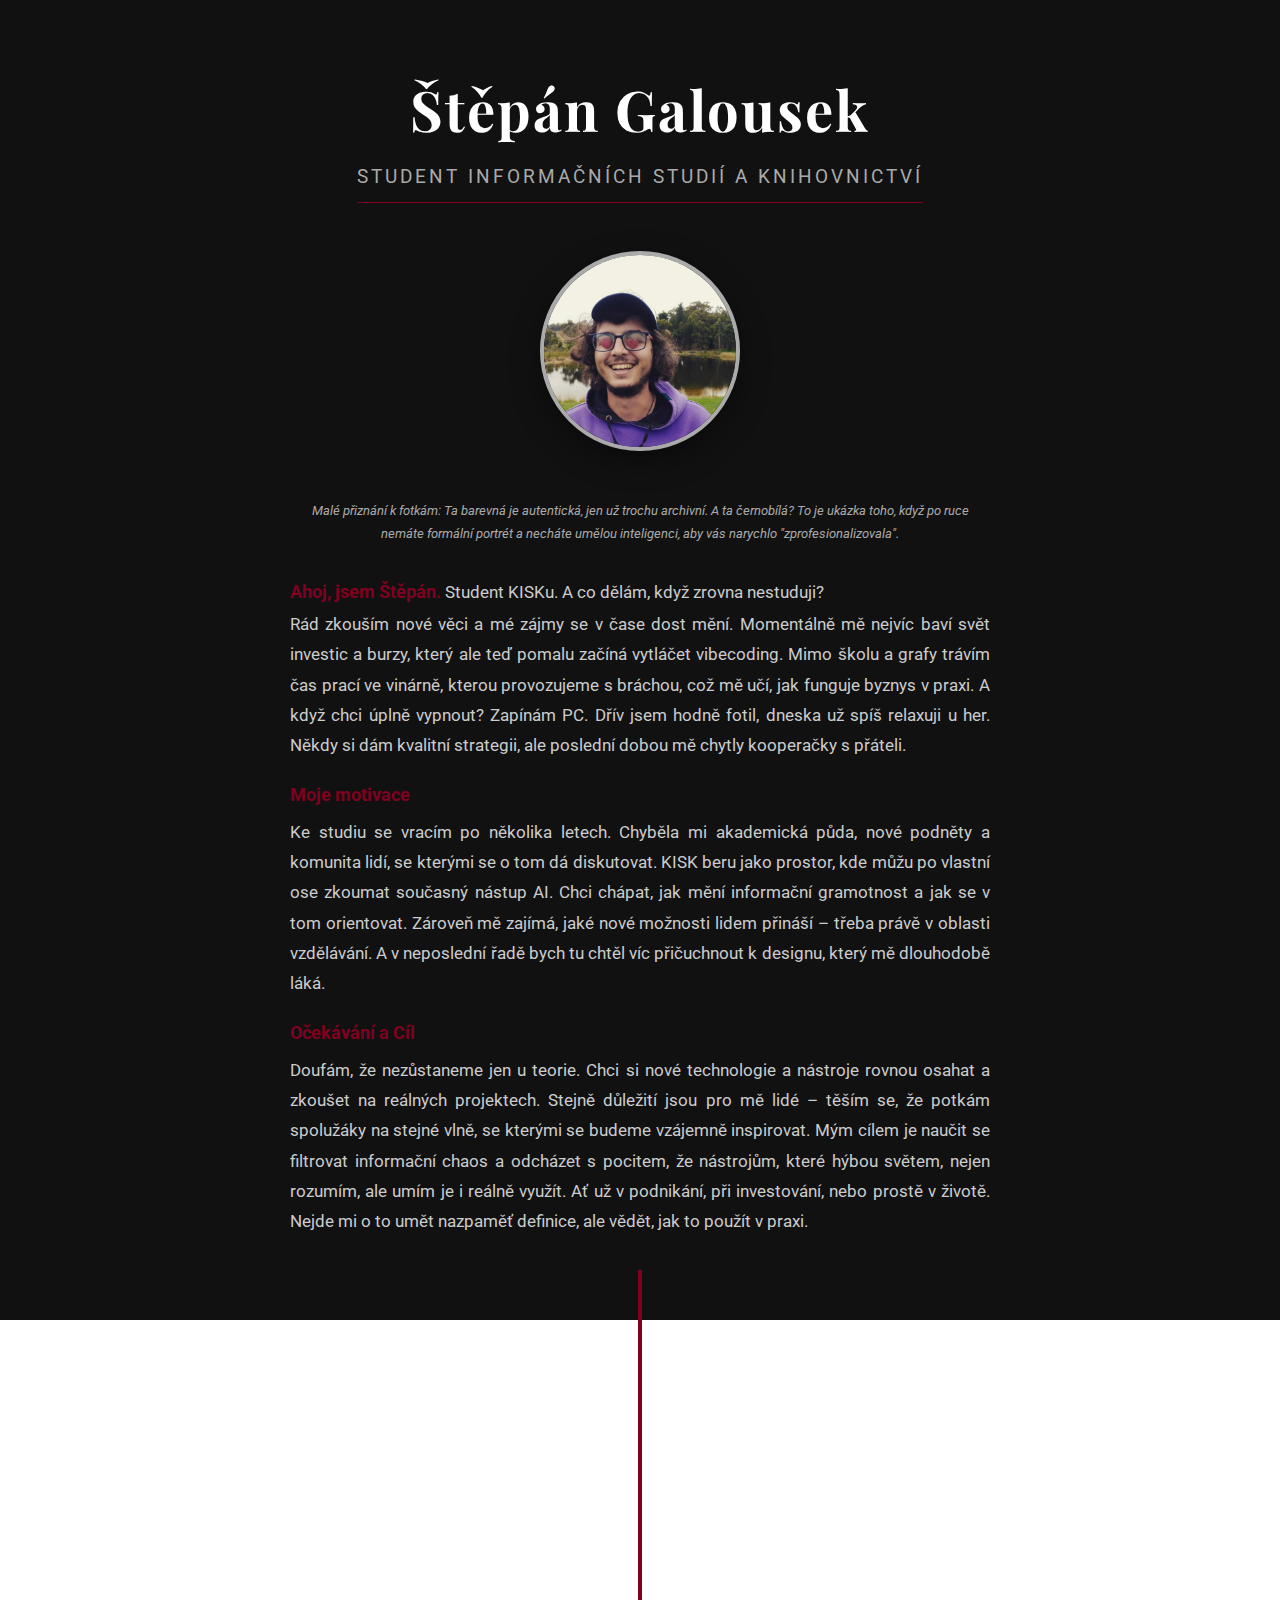
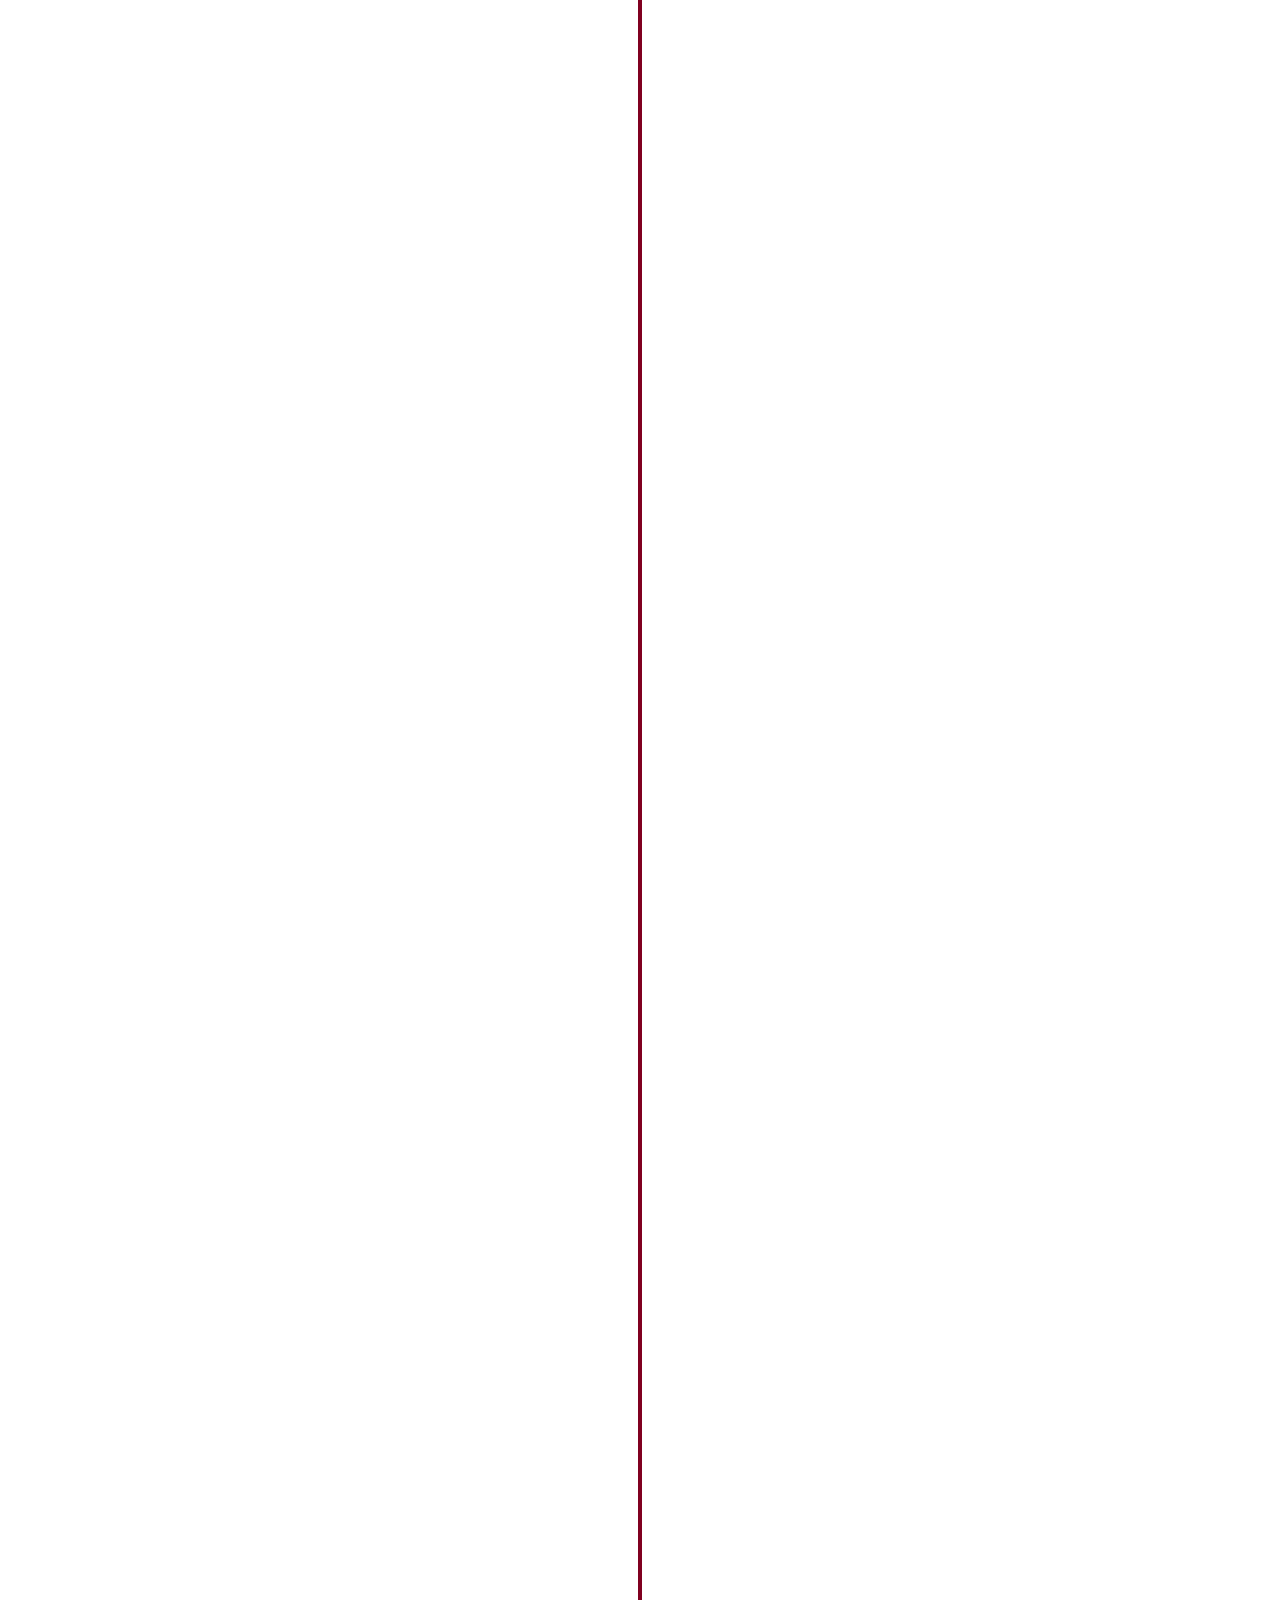
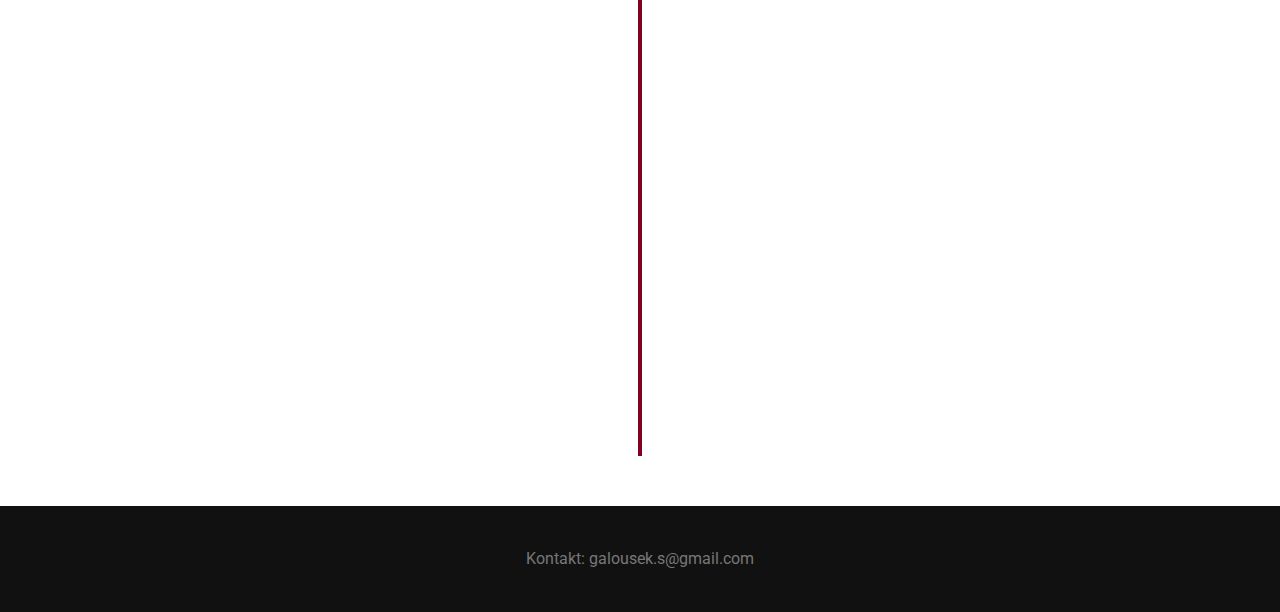
<file: index.html>
<!DOCTYPE html>
<html lang="cs">
<head>
    <meta charset="UTF-8">
    <meta name="viewport" content="width=device-width, initial-scale=1.0">
    <title>Portfolio | Štěpán Galousek</title>
    
    <link rel="preconnect" href="https://fonts.googleapis.com">
    <link rel="preconnect" href="https://fonts.gstatic.com" crossorigin>
    <link href="https://fonts.googleapis.com/css2?family=Playfair+Display:wght@400;700&family=Roboto:wght@300;400;700&display=swap" rel="stylesheet">

    <link rel="stylesheet" href="style.css?v=1.5">
</head>
<body>

    <header>
        <h1>Štěpán Galousek</h1>
        <p class="subtitle">Student Informačních studií a knihovnictví</p>
        
        <div class="profile-pic-container">
            <div class="profile-pic-flipper">
                <img src="images/portret.jpg" alt="Portrét Štěpána Galouska (neformální)" class="profile-pic profile-pic-front">
                <img src="images/portret_formal.jpg" alt="Portrét Štěpána Galouska (formální)" class="profile-pic profile-pic-back">
            </div>
        </div>
        
        <div class="bio-container">
             <p class="photo-caption"><em>Malé přiznání k fotkám: Ta barevná je autentická, jen už trochu archivní. A ta černobílá? To je ukázka toho, když po ruce nemáte formální portrét a necháte umělou inteligenci, aby vás narychlo "zprofesionalizovala".</em></p>

            <div class="bio-section">
                <p><strong style="color: var(--accent-color); font-size: 1.1rem; display: inline;">Ahoj, jsem Štěpán.</strong> Student KISKu. A co dělám, když zrovna nestuduji?</p>
                <p>Rád zkouším nové věci a mé zájmy se v čase dost mění. Momentálně mě nejvíc baví svět investic a burzy, který ale teď pomalu začíná vytláčet vibecoding. Mimo školu a grafy trávím čas prací ve vinárně, kterou provozujeme s bráchou, což mě učí, jak funguje byznys v praxi. A když chci úplně vypnout? Zapínám PC. Dřív jsem hodně fotil, dneska už spíš relaxuji u her. Někdy si dám kvalitní strategii, ale poslední dobou mě chytly kooperačky s přáteli.</p>
            </div>

            <div class="bio-section">
                <strong>Moje motivace</strong>
                <p>Ke studiu se vracím po několika letech. Chyběla mi akademická půda, nové podněty a komunita lidí, se kterými se o tom dá diskutovat. KISK beru jako prostor, kde můžu po vlastní ose zkoumat současný nástup AI. Chci chápat, jak mění informační gramotnost a jak se v tom orientovat. Zároveň mě zajímá, jaké nové možnosti lidem přináší – třeba právě v oblasti vzdělávání. A v neposlední řadě bych tu chtěl víc přičuchnout k designu, který mě dlouhodobě láká.</p>
            </div>

            <div class="bio-section">
                <strong>Očekávání a Cíl</strong>
                <p>Doufám, že nezůstaneme jen u teorie. Chci si nové technologie a nástroje rovnou osahat a zkoušet na reálných projektech. Stejně důležití jsou pro mě lidé – těším se, že potkám spolužáky na stejné vlně, se kterými se budeme vzájemně inspirovat. Mým cílem je naučit se filtrovat informační chaos a odcházet s pocitem, že nástrojům, které hýbou světem, nejen rozumím, ale umím je i reálně využít. Ať už v podnikání, při investování, nebo prostě v životě. Nejde mi o to umět nazpaměť definice, ale vědět, jak to použít v praxi.</p>
            </div>
        </div>
        
        <div class="line-start"></div>
    </header>

    <main class="timeline-container">

        <div class="semester-label">1. SEMESTR</div>

        <div class="card-wrapper left">
            <div class="content" onclick="openModal(this.parentElement)">
                <h3>Informační vědy</h3>
                <p>Teoretický základ oboru, práce s daty a definice informace...</p>
                <div class="read-more">Číst recenzi &rarr;</div>
                
                <div class="full-text">
                    <p>Hned od začátku byly hodiny zaměřené spíše na hledání souvislostí, což mi sedlo. Díky nadšení doc. Michala Černého nešlo o mechanické "biflování", ale o snahu pochopit informační vědu jako celek – od filosofie informace přes informační gramotnost až po etiku. Super zpestřením byl Mentimeter, který do výuky vnesl dynamiku. Velkou částí předmětu byl skupinový projekt na téma bibliometrie a scientometrie, kde jsme tvořili studijní materiály pro ostatní a následně je prezentovali spolužákům.</p>
                    <p>Nejvíc mi utkvěla týmová práce. Ve skupině nám to klapalo a práci jsme si rozdělili bez problémů. Co bylo nové a složité, bylo hodnocení ostatních skupin. Nikdy jsem to předtím nedělal a upřímně jsem chvíli hledal způsob, jak to napsat. Chtěl jsem být objektivní, ale zároveň nikoho neshodit. Byla to ale zajímavá zkušenost postavit se na tu "druhou stranu" a zkusit někomu dát smysluplnou zpětnou vazbu.</p>
                    <p>Celý ten koncept, kdy se třída rozdělí a "studenti učí studenty", byl zajímavý experiment. Bylo vidět, že se to takhle možná zkoušelo poprvé – nebylo to úplně dokonalé a občas bych uvítal přesnější zadání, ale ve výsledku to hodnotím kladně. Tvořit něco v týmu prostě funguje jinak, než když člověk dělá úkol sám doma. Musíte se sladit a kooperovat, což je pro praxi možná důležitější než samotné téma projektu.</p>
                    <p>Z předmětu si odnáším nejen "měkké dovednosti" jako týmovou spolupráci a dávání zpětné vazby, ale i pěkný průřez problematikou informačních věd – pomohlo mi to se v oboru líp zorientovat. Pokud bych si měl odnést jedno jméno, které doc. Černý často zmiňoval, je to Luciano Floridi – příští knížka ke čtení je jasná.</p>
                </div>
            </div>
        </div>

        <div class="card-wrapper right">
            <div class="content" onclick="openModal(this.parentElement)">
                <h3>Literatura, knihovní procesy a trh</h3>
                <p>Cesta knihy od vydavatele až na regál v knihovně...</p>
                <div class="read-more">Číst recenzi &rarr;</div>

                <div class="full-text">
                    <p>Před kurzem jsem o literatuře a knižním trhu moc nevěděl. Předmět byl rozdělen do tří bloků s různými vyučujícími: literárněvědný s profesorem Kylouškem, knihovnický s dr. Mazáčovou a ediční s Mgr. Štičkovou. Ocenil jsem, že se střídali přednášející a každý přinesl svou expertízu. Zajímavé byly informace o knižním trhu – kolik knih u nás ročně vychází, kolik je novinek a překladů, srovnání s jinými zeměmi.</p>
                    <p>Líbilo se mi, že kurz byl pojatý praktičtěji, než jsem čekal, možná je to těmi výstupními pracemi, které na mě ještě čekají – reflektivní práce o hodnocení knihovny a skupinový ediční projekt. Na tu týmovou spolupráci se docela těším, i když celkově to bude výzva. Projekty jsou orientovány hodně prakticky, což je fajn. Určitě to bude zkušenost, která se mi bude hodit.</p>
                    <p>S odstupem kurz hodnotím jako užitečný koncepčně – dal mi základní orientaci v oblasti, která je potřebná. Uvidím, jak oba projekty dopadnou, jak budou náročné na vypracování a co si z nich nakonec odnesu, zejména ze skupinového projektu, kde se mám soustředit na marketingovou část.</p>
                </div>
            </div>
        </div>

        <div class="card-wrapper left">
            <div class="content">
                <h3>DISRI</h3>
                <p>Pohled na design z jiné perspektivy, behaviorální design a role designu ve společnosti...</p>
                <a href="projekty/DISRI_Paradox nápravy.pdf" target="_blank" class="project-link">► Zobrazit anotované portfolio (PDF)</a>
                <div class="read-more" onclick="openModal(this.parentElement.parentElement)">Číst recenzi &rarr;</div>

                <div class="full-text">
                    <p>Před kurzem jsem si myslel, že design je primárně o web designu a estetice. Zpětně vidím, jak zjednodušený ten pohled byl. Během semestru jsem zjistil, že jádro designu leží jinde. Velkým přínosem byla atmosféra v hodinách a hostující lektoři – zejména Vojtěch Velíšek a jeho přednáška o AI v designu.</p>
                    <p>Největší změna je posun v myšlení. Za hlavní přínos považuji schopnost dívat se na problémy v širším kontextu. Zaujal mě hlavně behaviorální design – zjištění, že můžeme lidi "navést" správným směrem tak, aby to pro ně bylo jednodušší a přirozenější. Co se týče portfolia, těší mě, jak se mi podařilo zachytit ironii tématu. S odstupem ale vidím rezervy – kdybych měl možnost pracovat na projektu znovu, věnoval bych mu víc času a zaměřil se na téma odtržení jedince od rodiny.</p>
                    <p>Díky tomuhle kurzu jsem zjistil, že design je pro mě atraktivní oblast, o které bych se chtěl dozvědět víc. Otevřelo mi to oči v tom, jak důležité je přemýšlet nad věcmi z více úhlů. Do budoucna zvažuji zapsání více předmětů orientovaných na design.</p>
                    <p>Jako téma pro anotované portfolio, které bylo součástí uzavření předmětu jsem si zvolil “Paradox nápravy: Design svobody v kleci”. Zde jsem zkoumal roli designu ve vězení – prostředí postavené na omezování. Zajímalo mě napětí mezi fyzickou kontrolou a digitálním únikem. Hlavní otázka zněla provokativně: funguje design jako nástroj nápravy, nebo jen "digitální sedativum"?</p>
                </div>
            </div>
        </div>

        <div class="card-wrapper right">
            <div class="content" onclick="openModal(this.parentElement)">
                <h3>Elements of AI</h3>
                <p>Úvod do principů umělé inteligence, strojového učení a neuronových sítí...</p>
                <div class="read-more">Číst recenzi &rarr;</div>

                <div class="full-text">
                    <p>Předmět jsem si zapsal ze zvědavosti. AI mě zajímá z pohledu uživatele – baví mě zkoušet, co dokáže, ale neměl jsem představu, jak funguje "uvnitř". Chtěl jsem nahlédnout pod pokličku a pochopit principy za těmi nástroji. Velmi mi vyhovovala online forma výuky – získal jsem flexibilitu a mohl plnit úkoly podle vlastního rozvrhu.</p>
                    <p>Teď už vím, že AI je ve své podstatě efektivní model založený na statistice. Nejvíc mě bavily sekce o strojovém učení a neuronových sítích, díky kterým mi docvakly souvislosti. Oceňuju, že kurz dal reálné základy, ne jen povrchní povídání. Zjistil jsem, že mě tahle technická stránka věcí baví víc, než jsem čekal.</p>
                    <p>S odstupem musím vyzdvihnout skvělou grafiku a uživatelskou přívětivost kurzu. Materiály se procházely intuitivně a studium bylo plynulé. Považuji to za výborně zvládnutý úvod do složité problematiky.</p>
                    <p>Celková zkušenost mě motivovala natolik, že zvažuju absolvování navazujícího kurzu Building AI. Tajně doufám, že v dalším semestru ho zařadí jako volitelný předmět a budou za to kredity.</p>
                </div>
            </div>
        </div>

        <div class="card-wrapper left">
            <div class="content">
                <h3>Vzdělávací technologie</h3>
                <p>E-learning, LMS systémy a AI ve vzdělávání...</p>
                <a href="projekty/financni-gramotnost.html" target="_blank" class="project-link">► Zahrát si hru o finanční gramotnosti (Twine)</a>
                <div class="read-more" onclick="openModal(this.parentElement.parentElement)">Číst recenzi &rarr;</div>

                <div class="full-text">
                    <p>Původně jsem si předmět zapsal spíš "do počtu", ale nakonec toho nelituju. Velkou zásluhu má doc. Michal Černý a jeho poutavý styl přednášení. Kurz byl časově náročný a plný úkolů, ale díky praktickému zaměření mě to bavilo. Vyzkoušel jsem si řadu nových nástrojů, ke kterým bych se jinak nedostal.</p>
                    <p>Ze všech nástrojů mě nejvíc bavil Twine, ve kterém jsem tvořil hru o finanční gramotnosti. Hodně mi utkvěl taky Webflow – aplikace využívající AI k tvorbě webu. Zaujal mě i úkol pro KPI, kde jsem přemýšlel nad finanční udržitelností vzdělávacího projektu. Naopak nutným zlem byla práce s Moodlem, prostředí které snad bylo stvořeno aby s ním nikdo nechtěl pracovat.</p>
                    <p>S odstupem vidím velký kontrast oproti době, kdy jsem chodil na střední školu (nutno dodat, že je to doba, kdy jsem dostal svůj první dotykový telefon). Kdybychom se tehdy učili formou příběhů v Twine nebo měli Makerspace s 3D tiskem, výuka by vypadala úplně jinak. Návštěva Makerspace v knihovně FF mi ukázala, jak interaktivní může dnešní vzdělávání být.</p>
                    <p>Odnáším si přehled o nových technologií a jiný pohled na vzdělávání. V budoucnu plánuju víc využívat Twine a navštívit Makerspace na FF, abych si tam vyzkoušel realizovat vlastní projekty.</p>
                </div>
            </div>
        </div>

        <div class="card-wrapper right">
            <div class="content" onclick="openModal(this.parentElement)">
                <h3>Around the world with academic libraries</h3>
                <p>Pohled na fungování akademických knihoven v zahraničí...</p>
                <div class="read-more">Číst recenzi &rarr;</div>

                <div class="full-text">
                    <p>Předmět byl postavený na přednáškách knihovníků z akademického prostředí ze světa – z USA, Kanady, Portugalska a dalších států. Přednášky probíhaly v angličtině, což jsem ocenil, každá příležitost procvičit si angličtinu je fajn. Zaujala mě Heather Howard z Purdue University, která naťukla i situaci za Trumpa, která není pro knihovny úplně ideální. Zakončením předmětu byla esej na námi vybrané téma, které se probíralo na hodinách nebo které hostující přednášející zmiňovali. Já jsem si zvolil From Gatekeepers to Facilitators: Redefining the Academic Librarian in the Age of AI.</p>
                    <p>Esej byla náročná – chvíli mi trvalo najít to pravé téma, a i pak to byla výzva. Angličtina, struktura argumentace... nebylo to rozhodně easy. Téma jsem si vybral pro jeho aktuálnost a dostatek zdrojů k tématu. Celkově předmět nebyl špatný, ale nenašel jsem si k němu úplně cestu.</p>
                    <p>S odstupem si uvědomuji, že formát s mezinárodními hosty byl zajímavý koncept – dostat přímo perspektivy lidí z praxe z různých zemí. Pro někoho, kdo se chce věnovat akademickým knihovnám nebo mezinárodní spolupráci, to muselo být skvělé. U mě to ale nezapálilo nějakou výraznější jiskru, i když chápu hodnotu toho přístupu.</p>
                    <p>Odnáším si hlavně obecné povědomí o výzvách, kterým čelí knihovny v digitální době, a procvičenou akademickou angličtinu. Také to byla užitečná zkušenost – hlavně co se týče psaní delšího textu v angličtině a orientace v anglických zdrojích.</p>
                </div>
            </div>
        </div>

        <div class="card-wrapper left">
            <div class="content" onclick="openModal(this.parentElement)">
                <h3>Seminář k diplomové práci I: Východiska a metodologie</h3>
                <p>Přehled témat pro diplomovou práci a seznámení s metodologií...</p>
                <div class="read-more">Číst recenzi &rarr;</div>

                <div class="full-text">
                    <p>Předmět byl postavený jako série přednášek velké části učitelů na KISKu. Každý přiblížil svou oblast a možná témata pro diplomky. Bylo zajímavé vidět tu šíři – od uživatelské zkušenosti a designu služeb, přes informační gramotnost a AI, knihovnické procesy, vzdělávací technologie až po management. Každá přednáška otevřela jiný úhel pohledu a jiné možnosti.</p>
                    <p>Problém je, že i na konci semestru pořád nevím, jakým směrem se chci vydat. Chvíli jsem dokonce zvažoval, že předmět ani nebudu ukončovat. Přednášky mi ukázaly možnosti, ale zároveň mě trochu zahltily – možná tam bylo až moc variant. Zjistil jsem o sobě, že potřebuju víc času na rozhodnutí a asi i konkrétnější vodítka.</p>
                    <p>S odstupem si myslím, že pro někoho, kdo už má aspoň rámcovou představu, co chce dělat, je kurz super. Pro mě to bylo spíš zahlcující.</p>
                    <p>Aspoň vím, že mám ještě čas se rozmýšlet, i když ten tlak na rozhodnutí už cítím. Kdybych kurz dělal znovu, možná bych se víc aktivně ptal vyučujících a zkusil si některá témata víc prozkoumat sám.</p>
                </div>
            </div>
        </div>

        <div class="semester-label">2. SEMESTR</div>

        <div class="card-wrapper right">
            <div class="content" onclick="openModal(this.parentElement)">
                <h3>Učící se společnost</h3>
                <p>Klíčové texty a koncepty vzdělávání v moderní společnosti...</p>
                <div class="read-more">Číst recenzi &rarr;</div>
                <div class="full-text">
                </div>
            </div>
        </div>

        <div class="card-wrapper left">
            <div class="content" onclick="openModal(this.parentElement)">
                <h3>Základy marketingu</h3>
                <p>Principy marketingové komunikace a strategie...</p>
                <div class="read-more">Číst recenzi &rarr;</div>
                <div class="full-text">
                </div>
            </div>
        </div>

        <div class="card-wrapper right">
            <div class="content" onclick="openModal(this.parentElement)">
                <h3>Informační chování</h3>
                <p>Analýza způsobů, jak lidé vyhledávají a zpracovávají informace...</p>
                <div class="read-more">Číst recenzi &rarr;</div>
                <div class="full-text">
                </div>
            </div>
        </div>

    </main>

    <div id="myModal" class="modal-overlay" onclick="closeModalOutside(event)">
        <div class="modal-box">
            <span class="close-btn" onclick="closeModal()">&times;</span>
            <h2 id="modalTitle" class="modal-title"></h2>
            <div id="modalBody" class="modal-body"></div>
        </div>
    </div>

    <footer>
        <p>Kontakt: galousek.s@gmail.com</p>
    </footer>

    <script src="main.js"></script>

</body>
</html>
</file>
<file: style.css>
/* --- NASTAVENÍ BAREV A VZHLEDU --- */
:root {
    --bg-color: #ffffff;
    --text-color: #222222;
    --accent-color: #800020; /* Vínová */
    --header-bg: #111111;
    --header-text: #ffffff;
}

* { box-sizing: border-box; margin: 0; padding: 0; }

body {
    font-family: 'Roboto', sans-serif;
    background-color: var(--bg-color);
    color: var(--text-color);
    line-height: 1.6;
    overflow-x: hidden;
}

h1, h2, h3 { font-family: 'Playfair Display', serif; }
strong { font-weight: 700; color: white; }

/* --- 1. SEKCE: VIZITKA --- */
header {
    background-color: var(--header-bg);
    color: var(--header-text);
    min-height: 100vh;
    display: flex;
    flex-direction: column;
    justify-content: center;
    align-items: center;
    text-align: center;
    padding: 4rem 2rem;
    position: relative;
}

header h1 { font-size: 3.5rem; margin-bottom: 0.5rem; letter-spacing: 2px; }
header .subtitle { font-size: 1.2rem; text-transform: uppercase; letter-spacing: 3px; color: #aaaaaa; margin-bottom: 3rem; border-bottom: 1px solid var(--accent-color); padding-bottom: 10px; display: inline-block; }

/* --- Styly pro otáčecí fotku --- */
.profile-pic-container {
    width: 200px;
    height: 200px;
    perspective: 1000px;
    margin-bottom: 3rem;
}

.profile-pic-flipper {
    width: 100%;
    height: 100%;
    transition: transform 0.8s;
    transform-style: preserve-3d;
    position: relative;
}

.profile-pic {
    position: absolute;
    top: 0;
    left: 0;
    width: 100%;
    height: 100%;
    border-radius: 50%;
    border: 4px solid #aaaaaa;
    object-fit: cover;
    box-shadow: 0 10px 30px rgba(0,0,0,0.4);
    -webkit-backface-visibility: hidden; /* Safari */
    backface-visibility: hidden;
}

.profile-pic-front {
    object-position: 50% 20%;
}

.profile-pic-back {
    transform: rotateY(180deg);
    object-position: 50% 50%;
}

.profile-pic-container:hover .profile-pic-flipper,
.profile-pic-container.flipped .profile-pic-flipper {
    transform: rotateY(180deg);
}

header .bio-container {
    max-width: 700px; 
    text-align: justify;
    text-align-last: left;
    color: #cccccc;
    font-size: 1.05rem;
    line-height: 1.8;
}

/* --- ZAROVNÁNÍ POPISKU FOTKY --- */
.photo-caption {
    /* Toto pravidlo cíleně přebíjí zarovnání do bloku z rodiče */
    text-align: center !important; 
    text-align-last: center !important;

    /* Ostatní styly */
    font-size: 0.8rem;
    color: #aaaaaa;
    margin-bottom: 2rem;
}

header .bio-section { 
    margin-bottom: 20px;
    text-align: justify;
}
header .bio-section strong { 
    color: var(--accent-color); 
    display: block; 
    margin-bottom: 5px; 
    font-size: 1.1rem;
    text-align: left;
}

.line-start { position: absolute; bottom: 0; left: 50%; width: 4px; height: 50px; background-color: var(--accent-color); transform: translateX(-50%); }

/* --- 2. SEKCE: ČASOVÁ OSA --- */
.timeline-container {
    position: relative;
    max-width: 1000px;
    margin: 0 auto;
    padding: 40px 0;
}

.timeline-container::after {
    content: '';
    position: absolute;
    width: 4px;
    background-color: var(--accent-color);
    top: 0; bottom: 0; left: 50%;
    margin-left: -2px;
    z-index: -1;
}

.semester-label {
    text-align: center;
    background-color: var(--bg-color);
    color: var(--accent-color);
    font-family: 'Playfair Display', serif;
    font-weight: bold;
    font-size: 1.5rem;
    padding: 10px 20px;
    border: 2px solid var(--accent-color);
    display: inline-block;
    margin: 40px 0;
    position: relative;
    left: 50%;
    transform: translateX(-50%);
    z-index: 2;
}

.card-wrapper {
    padding: 10px 40px;
    position: relative;
    width: 50%;
    cursor: pointer;
}

.left { left: 0; text-align: right; }
.right { left: 50%; text-align: left; }

.content {
    padding: 20px;
    background-color: white;
    border-left: 5px solid var(--accent-color);
    box-shadow: 0 4px 15px rgba(0,0,0,0.1);
    transition: transform 0.3s ease, box-shadow 0.3s ease;
}

.left .content { border-left: none; border-right: 5px solid var(--accent-color); }

.card-wrapper:hover .content {
    transform: translateY(-5px);
    box-shadow: 0 8px 20px rgba(0,0,0,0.12);
}

.content h3 { margin-top: 0; font-size: 1.4rem; margin-bottom: 10px; color: black; }

.read-more { font-size: 0.8rem; color: #888; margin-top: 15px; text-transform: uppercase; font-weight: bold; }
.card-wrapper:hover .read-more { color: var(--accent-color); }

.project-link {
    display: block;
    margin-bottom: 15px;
    font-weight: bold;
    color: var(--accent-color);
    text-decoration: none;
    transition: color 0.3s;
}

.project-link:hover {
    color: #000;
}

.full-text { display: none; }

.card-wrapper::after {
    content: '';
    position: absolute; width: 20px; height: 20px;
    right: -10px; background-color: var(--bg-color);
    border: 4px solid var(--accent-color);
    top: 25px; border-radius: 50%; z-index: 1;
}
.right::after { left: -10px; right: auto; }

/* --- SCROLL ANIMACE --- */
.card-wrapper {
    opacity: 0;
    transform: translateY(50px);
    transition: opacity 0.6s ease, transform 0.6s ease;
}

.card-wrapper.visible {
    opacity: 1;
    transform: translateY(0);
}

.semester-label {
    opacity: 0;
    transform: scale(0.8);
    transition: opacity 0.5s ease, transform 0.5s ease;
}

.semester-label.visible {
    opacity: 1;
    transform: scale(1);
}

/* --- 3. MODÁLNÍ OKNO --- */
.modal-overlay {
    display: none;
    position: fixed;
    top: 0; left: 0; width: 100%; height: 100%;
    background-color: rgba(0, 0, 0, 0.85);
    z-index: 9999;
    justify-content: center;
    align-items: center;
    padding: 20px;
    backdrop-filter: blur(5px);
}

.modal-box {
    background-color: white;
    padding: 40px;
    width: 100%;
    max-width: 700px;
    position: relative;
    border-top: 6px solid var(--accent-color);
    box-shadow: 0 25px 50px rgba(0,0,0,0.5);
    max-height: 85vh;
    overflow-y: auto;
    border-radius: 2px;
    text-align: left;
}

.close-btn {
    position: absolute;
    top: 15px; right: 20px;
    font-size: 2.5rem;
    cursor: pointer;
    color: #aaa;
    line-height: 20px;
}
.close-btn:hover { color: var(--accent-color); }

.modal-title { font-family: 'Playfair Display', serif; font-size: 2rem; margin-bottom: 20px; color: #111; border-bottom: 1px solid #eee; padding-bottom: 10px;}
.modal-body { font-size: 1.1rem; line-height: 1.8; color: #333; }
.modal-body p { margin-bottom: 15px; }

footer { background-color: var(--header-bg); color: #777; text-align: center; padding: 40px 20px; margin-top: 50px; }
footer a { color: white; }

/* --- RESPONZIVNÍ DESIGN --- */

/* Tablet a menší */
@media screen and (max-width: 768px) {
    header h1 { font-size: 2.8rem; }
    .profile-pic-container {
        width: 160px;
        height: 160px;
    }
    header .bio-container {
        padding: 0 1rem;
    }
}


/* Mobilní telefony */
@media screen and (max-width: 600px) {
    /* --- Oprava časové osy pro mobily --- */

    /* 1. Přesuneme hlavní svislou čáru úplně doleva */
    .timeline-container::after {
        left: 30px;
    }

    /* 2. Všechny karty budou zabírat 100% šířky a budou mít odsazení zleva */
    .card-wrapper {
        width: 100%;
        padding-left: 70px; /* Vytvoří místo pro čáru */
        padding-right: 20px;
    }

    /* 3. Zrušíme posunutí pro levé i pravé karty, aby byly pod sebou */
    .left,
    .right {
        left: 0;
        text-align: left; /* Sjednotíme zarovnání textu */
    }

    /* 4. Sjednotíme vzhled karet - všechny budou mít border vlevo */
    .left .content {
        border-right: none;
        border-left: 5px solid var(--accent-color);
    }
    
    /* 5. Posuneme kolečka na časové ose, aby seděla na čáře */
    .card-wrapper::after {
        left: 20px; /* (30px pozice čáry - 10px polovina šířky kolečka) */
    }

    /* --- Další drobné úpravy pro mobil --- */
    header h1 { font-size: 2.5rem; }
    header .bio-container { text-align: justify; }
    .modal-box { padding: 25px; }
}
</file>
